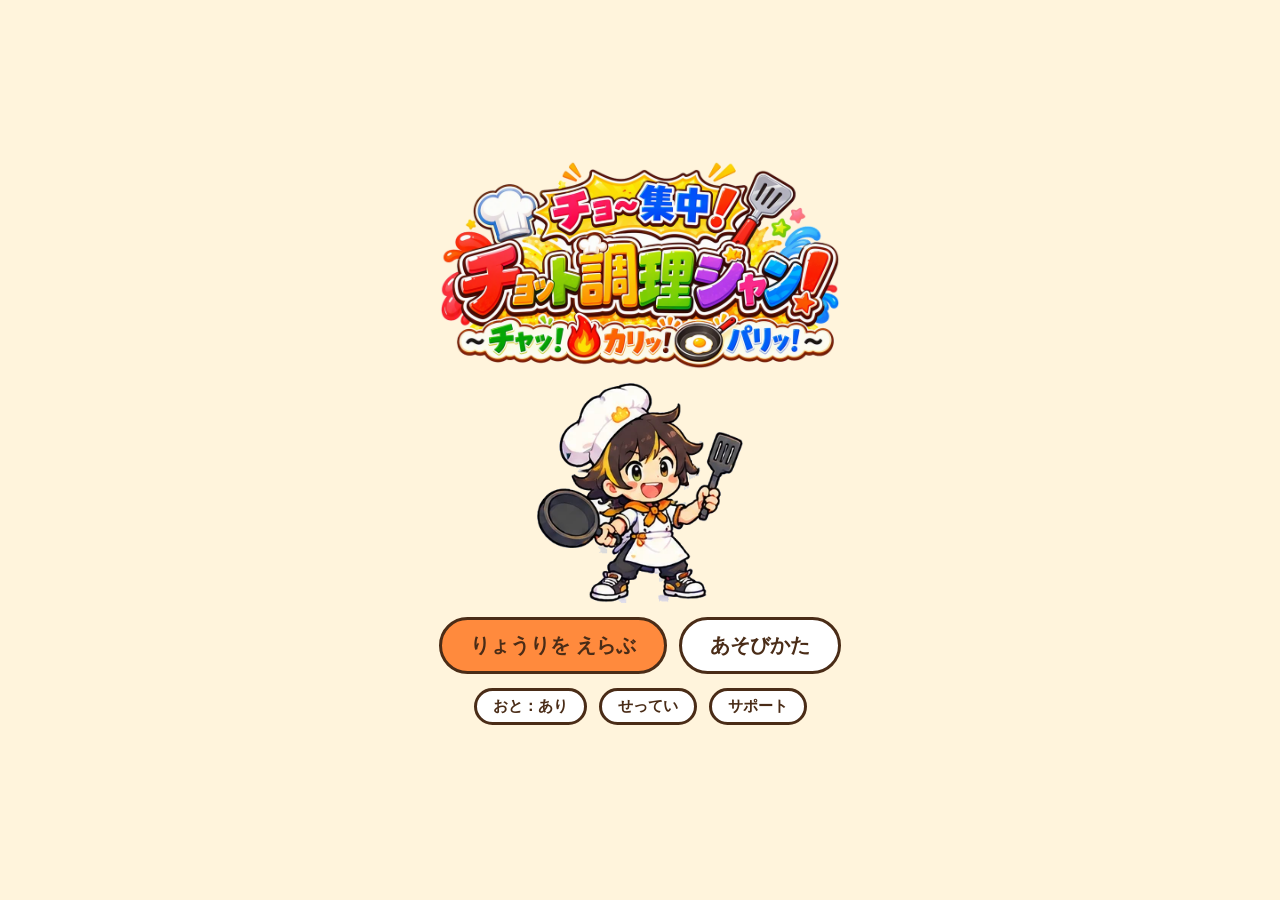
<file: index.html>
<!doctype html>
<html lang="ja">
<head>
  <meta charset="utf-8">
  <meta name="viewport" content="width=device-width, initial-scale=1">
  <meta http-equiv="refresh" content="0; url=src/">
  <title>超すごい調理バトル</title>
</head>
<body>
  <p><a href="src/">超すごい調理バトル をひらく</a></p>
</body>
</html>
</file>
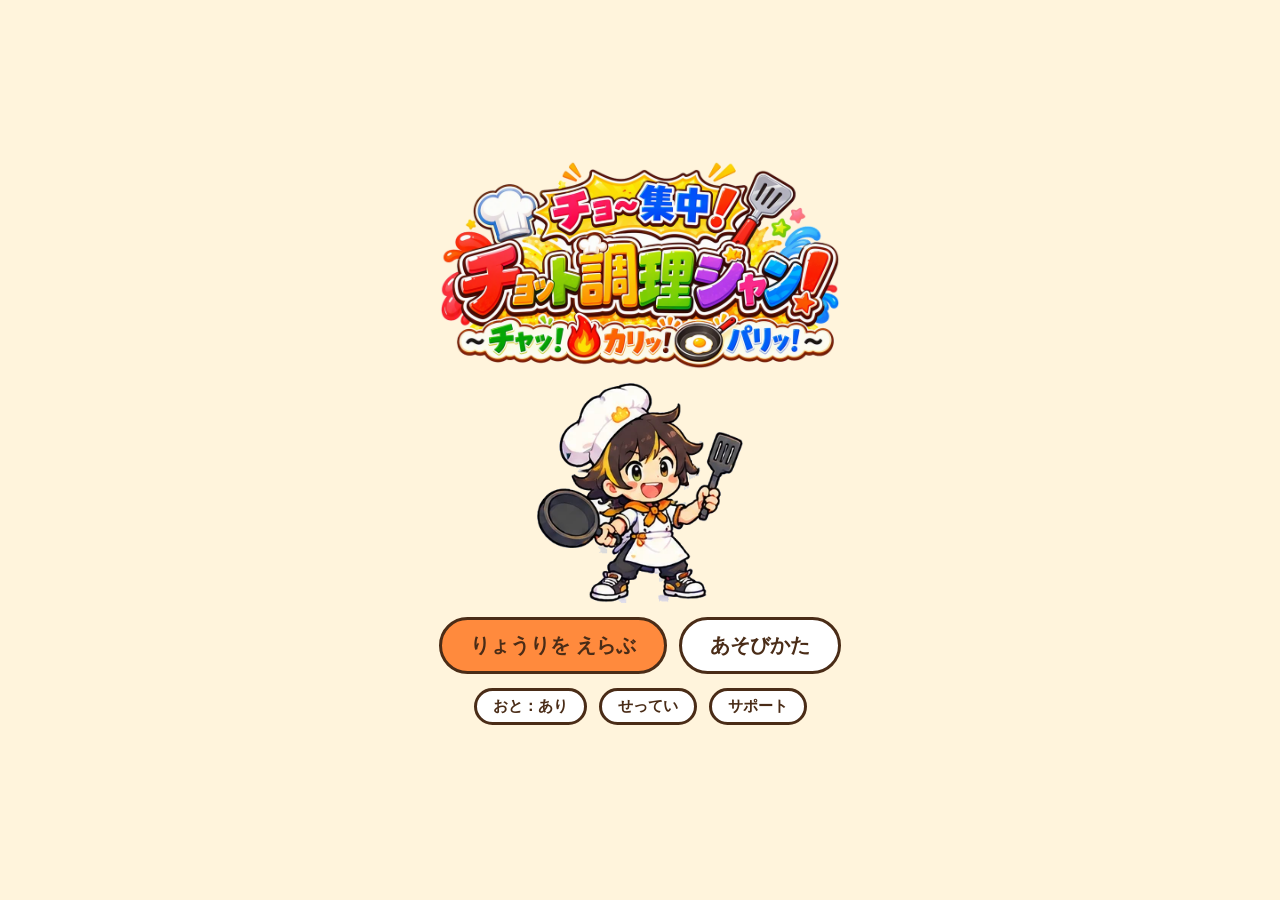
<file: src/index.html>
<!doctype html>
<html lang="ja">
<head>
  <meta charset="utf-8">
  <meta name="viewport" content="width=device-width, initial-scale=1">
  <title>チョ～集中！チョット調理ジャン！～チャッ！🔥カリッ！🍳パリッ！～</title>
  <link rel="stylesheet" href="style.css">
</head>
<body>
  <main class="app">

    <!-- 表紙 -->
    <section id="screen-cover" class="screen" aria-label="表紙">
      <h1 class="title logo-title"><img class="logo" src="../assets/ui/title_logo.png" alt="チョ～集中！チョット調理ジャン！～チャッ！🔥カリッ！🍳パリッ！～"></h1>
      <img class="hero" src="../assets/chars/hero_normal.png" alt="見習い料理人">
      <div class="menu">
        <button id="btn-choose" class="btn btn-main" type="button">りょうりを えらぶ</button>
        <button id="btn-tutorial" class="btn btn-sub" type="button">あそびかた</button>
      </div>
      <div class="menu menu-sub">
        <button id="btn-mute" class="btn btn-small" type="button">おと：あり</button>
        <button id="btn-sound" class="btn btn-small" type="button">せってい</button>
        <a class="btn btn-small" href="../support.html">サポート</a>
      </div>
      <p id="best" class="note"></p>
    </section>

    <!-- 遊ぶ画面 -->
    <section id="screen-play" class="screen" aria-label="プレイ" hidden>
      <canvas id="stage" width="960" height="540"></canvas>
      <div id="tut-bar" class="menu" hidden>
        <button id="tut-prev" class="btn btn-small" type="button">◀ もどる</button>
        <span id="tut-dots" class="tut-dots" aria-hidden="true"></span>
        <button id="tut-next" class="btn btn-main btn-small" type="button">つぎへ ▶</button>
        <button id="tut-skip" class="btn btn-small" type="button">スキップ</button>
      </div>
      <section id="quiz" class="quiz" aria-live="polite" hidden>
        <p class="quiz-head"><span id="quiz-step" class="quiz-step"></span><span id="quiz-left" class="quiz-left"></span></p>
        <p id="quiz-q" class="quiz-q"></p>
        <div id="quiz-feedback" hidden>
          <p id="quiz-verdict" class="verdict"></p>
          <p id="quiz-fail" class="quiz-fail"></p>
          <p id="quiz-power" class="quiz-power" hidden></p>
          <p id="quiz-reason" class="quiz-reason"></p>
        </div>
      </section>
      <div class="menu">
        <button id="btn-mute-play" class="btn btn-small" type="button">おと：あり(M)</button>
        <button id="btn-sound-play" class="btn btn-small" type="button">せってい</button>
        <button id="btn-quit" class="btn btn-small" type="button">やめる(Esc)</button>
      </div>
    </section>

    <!-- 結果画面 -->
    <section id="screen-result" class="screen" aria-label="結果" hidden>
      <h2 id="r-title" class="title"></h2>
      <img id="r-hero" class="hero" src="../assets/chars/hero_win.png" alt="">
      <p id="r-rank" class="rank"></p>
      <dl class="scores">
        <div><dt>とくてん</dt><dd id="r-score"></dd></div>
        <div><dt>パーフェクト</dt><dd id="r-perfect"></dd></div>
        <div><dt>グッド</dt><dd id="r-good"></dd></div>
        <div><dt>ミス</dt><dd id="r-miss"></dd></div>
        <div><dt>さいだいコンボ</dt><dd id="r-combo"></dd></div>
        <div><dt>手順えらび</dt><dd id="r-quiz"></dd></div>
        <div><dt>調理の しっぱい</dt><dd id="r-cook"></dd></div>
        <div><dt>さいこうとくてん</dt><dd id="r-best"></dd></div>
      </dl>
      <p id="r-record" class="record" hidden>しんきろく！</p>
      <section class="review" aria-label="ふりかえり">
        <h3>ふりかえり</h3>
        <ul id="r-review"></ul>
        <h3>ワンポイント</h3>
        <ul id="r-tips"></ul>
      </section>
      <div class="menu">
        <button id="btn-again" class="btn btn-main" type="button">もういちど</button>
        <button id="btn-cover" class="btn btn-sub" type="button">ひょうしへ</button>
      </div>
    </section>

  </main>
  <dialog id="dlg-recipe" class="dialog" aria-labelledby="dlg-recipe-title">
    <p id="dlg-recipe-title" class="dlg-title">りょうりを えらぼう</p>
    <div id="recipe-cards" class="recipe-cards"></div>
    <button id="btn-recipe-close" class="btn btn-sub btn-small" type="button">もどる</button>
  </dialog>
  <dialog id="dlg-sound" class="dialog" aria-labelledby="dlg-sound-title">
    <p id="dlg-sound-title" class="dlg-title">せってい</p>
    <div class="vols">
      <label class="vol"><span>BGM</span><input id="vol-bgm" type="range" min="0" max="100" step="1"><output></output></label>
      <label class="vol"><span>リズム</span><input id="vol-rhythm" type="range" min="0" max="100" step="1"><output></output></label>
      <label class="vol"><span>こうかおん</span><input id="vol-se" type="range" min="0" max="100" step="1"><output></output></label>
      <label class="vol"><span>タイミング</span><input id="set-offset" type="range" min="-200" max="200" step="10"><output></output></label>
    </div>
    <p id="offset-note" class="note" hidden>タイミングは、表紙で かえられるよ。</p>
    <div class="buttons">
      <button id="btn-sound-reset" class="btn btn-sub btn-small" type="button">初期設定にもどす</button>
      <button id="btn-sound-close" class="btn btn-main btn-small" type="button">もどる</button>
    </div>
  </dialog>
  <script type="module" src="main.js"></script>
</body>
</html>
</file>
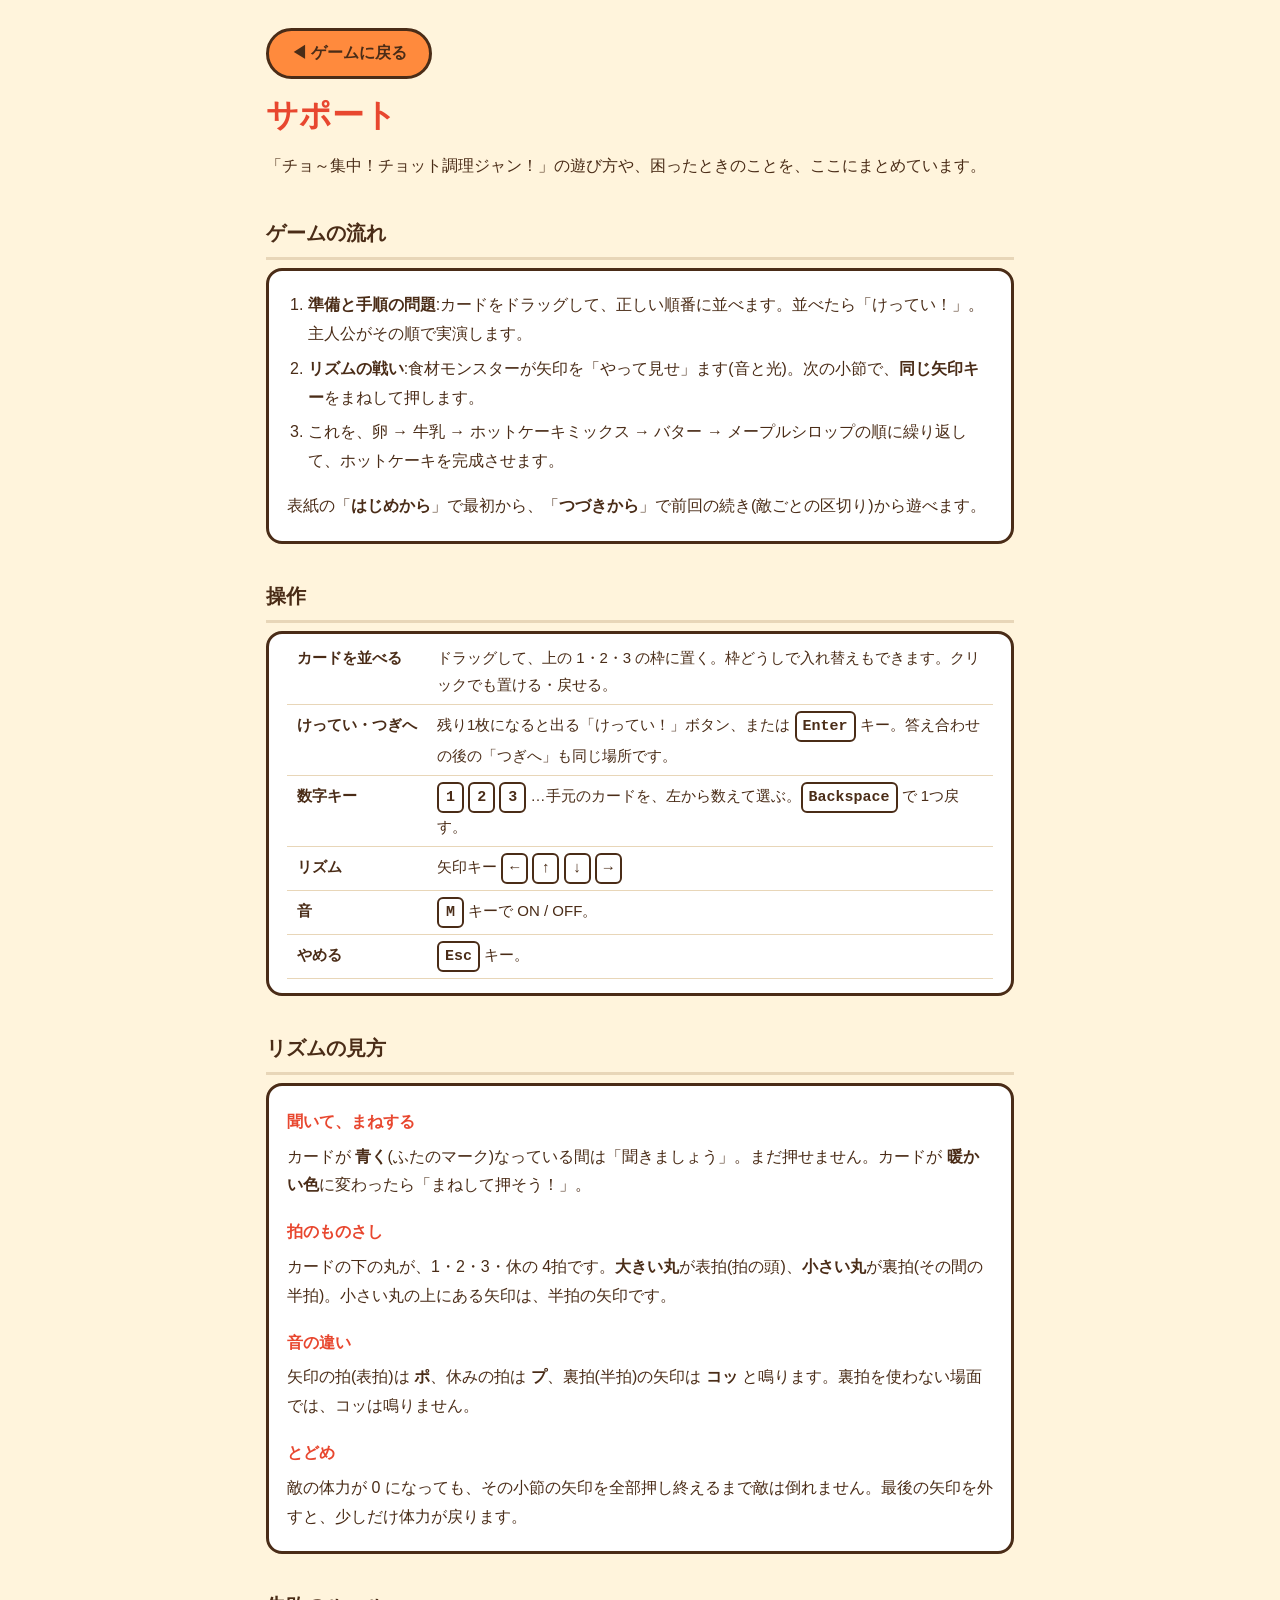
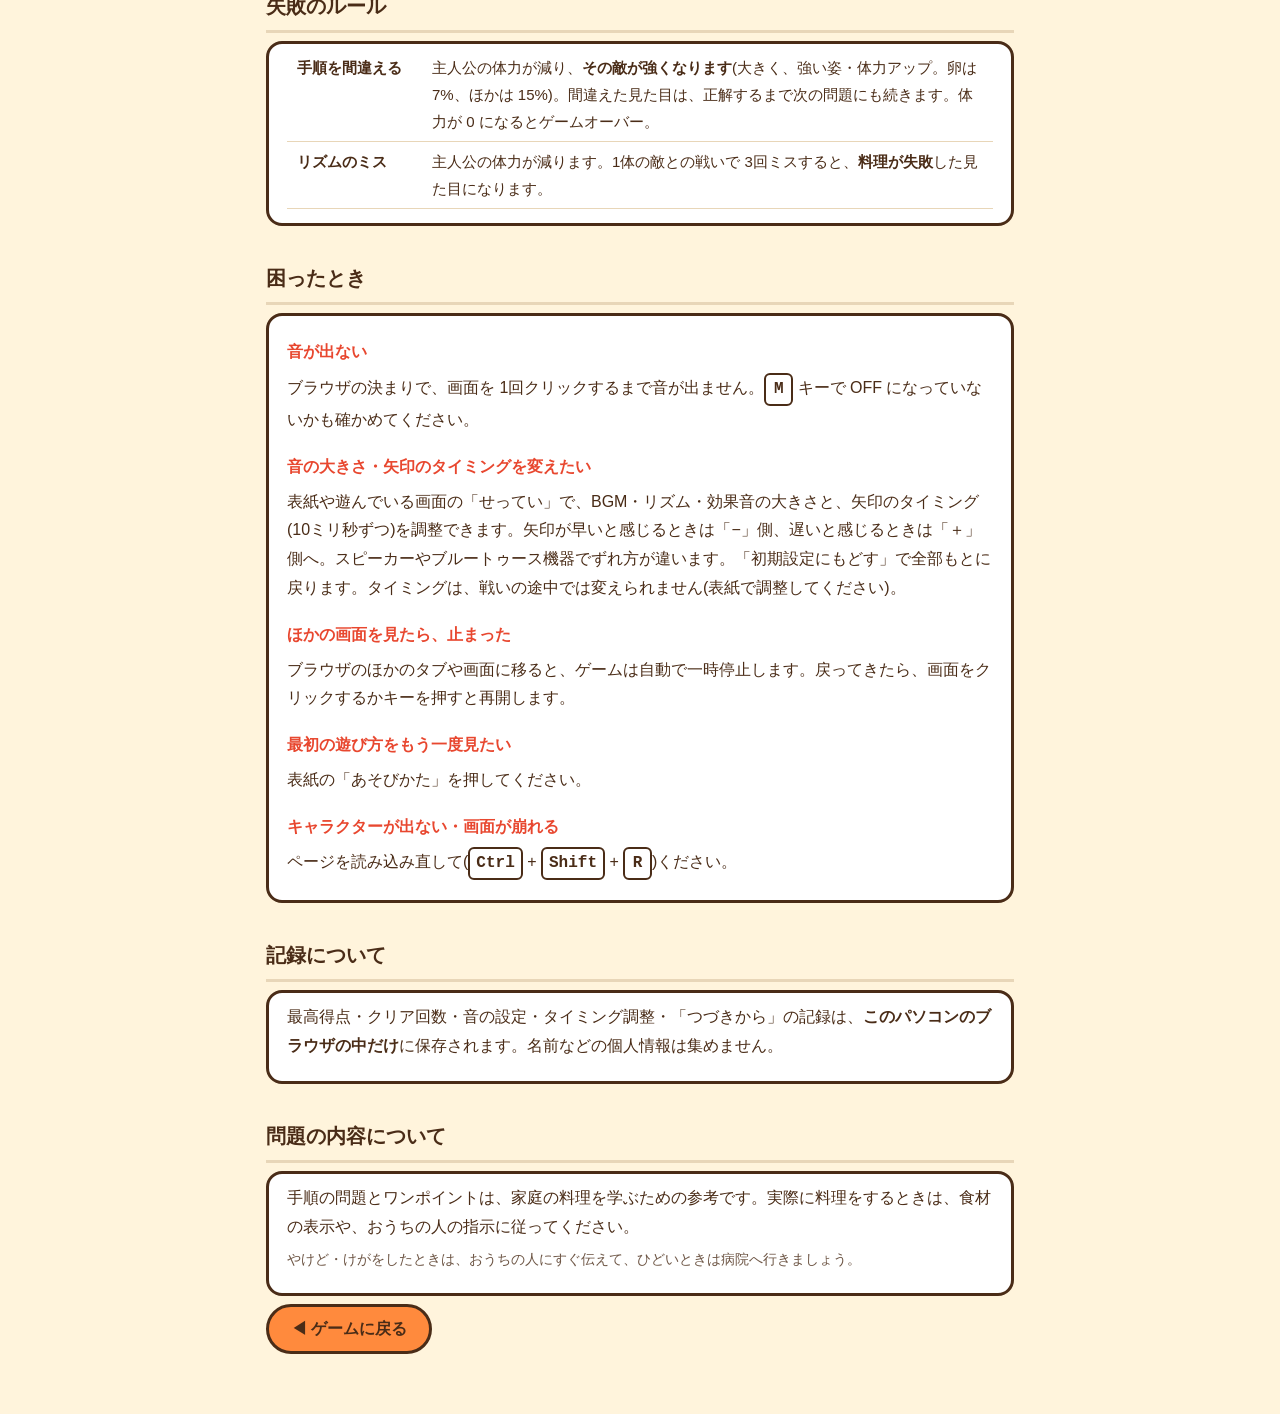
<file: support.html>
<!doctype html>
<html lang="ja">
<head>
  <meta charset="utf-8">
  <meta name="viewport" content="width=device-width, initial-scale=1">
  <title>サポート｜チョ～集中！チョット調理ジャン！</title>
  <style>
    :root { --bg: #fff4dc; --ink: #4a2c17; --card: #ffffff; --line: #e8d6b8; --accent: #e8472f; --main: #ff8a3d; }
    * { box-sizing: border-box; }
    body { margin: 0; background: var(--bg); color: var(--ink); font: 16px/1.8 "Hiragino Maru Gothic ProN", "Yu Gothic UI", "Meiryo", sans-serif; }
    main { max-width: 780px; margin: 0 auto; padding: 20px 16px 60px; }
    h1 { font-size: clamp(24px, 5vw, 32px); margin: 8px 0; color: var(--accent); }
    h2 { margin: 34px 0 8px; padding-bottom: 6px; border-bottom: 3px solid var(--line); font-size: 20px; }
    h3 { margin: 18px 0 4px; font-size: 16px; color: var(--accent); }
    p, li { margin: 6px 0; }
    ul, ol { padding-left: 1.3em; }
    .card { background: var(--card); border: 3px solid var(--ink); border-radius: 16px; padding: 4px 18px 14px; }
    table { width: 100%; border-collapse: collapse; font-size: 15px; }
    th, td { text-align: left; padding: 6px 10px; border-bottom: 1px solid var(--line); vertical-align: top; }
    th { white-space: nowrap; width: 9em; }
    kbd { display: inline-block; min-width: 1.8em; padding: 0 6px; text-align: center; background: #fff; border: 2px solid var(--ink); border-radius: 6px; font-weight: bold; }
    a.back { display: inline-block; margin-top: 8px; padding: 8px 22px; color: var(--ink); background: var(--main); border: 3px solid var(--ink); border-radius: 999px; font-weight: bold; text-decoration: none; }
    .note { font-size: 14px; opacity: 0.8; }
  </style>
</head>
<body>
<main>
  <a class="back" href="src/index.html">◀ ゲームに戻る</a>
  <h1>サポート</h1>
  <p>「チョ～集中！チョット調理ジャン！」の遊び方や、困ったときのことを、ここにまとめています。</p>

  <h2>ゲームの流れ</h2>
  <div class="card">
    <ol>
      <li><b>準備と手順の問題</b>:カードをドラッグして、正しい順番に並べます。並べたら「けってい！」。主人公がその順で実演します。</li>
      <li><b>リズムの戦い</b>:食材モンスターが矢印を「やって見せ」ます(音と光)。次の小節で、<b>同じ矢印キー</b>をまねして押します。</li>
      <li>これを、卵 → 牛乳 → ホットケーキミックス → バター → メープルシロップの順に繰り返して、ホットケーキを完成させます。</li>
    </ol>
    <p>表紙の「<b>はじめから</b>」で最初から、「<b>つづきから</b>」で前回の続き(敵ごとの区切り)から遊べます。</p>
  </div>

  <h2>操作</h2>
  <div class="card">
    <table>
      <tr><th>カードを並べる</th><td>ドラッグして、上の 1・2・3 の枠に置く。枠どうしで入れ替えもできます。クリックでも置ける・戻せる。</td></tr>
      <tr><th>けってい・つぎへ</th><td>残り1枚になると出る「けってい！」ボタン、または <kbd>Enter</kbd> キー。答え合わせの後の「つぎへ」も同じ場所です。</td></tr>
      <tr><th>数字キー</th><td><kbd>1</kbd> <kbd>2</kbd> <kbd>3</kbd> …手元のカードを、左から数えて選ぶ。<kbd>Backspace</kbd> で 1つ戻す。</td></tr>
      <tr><th>リズム</th><td>矢印キー <kbd>←</kbd> <kbd>↑</kbd> <kbd>↓</kbd> <kbd>→</kbd></td></tr>
      <tr><th>音</th><td><kbd>M</kbd> キーで ON / OFF。</td></tr>
      <tr><th>やめる</th><td><kbd>Esc</kbd> キー。</td></tr>
    </table>
  </div>

  <h2>リズムの見方</h2>
  <div class="card">
    <h3>聞いて、まねする</h3>
    <p>カードが <b>青く</b>(ふたのマーク)なっている間は「聞きましょう」。まだ押せません。カードが <b>暖かい色</b>に変わったら「まねして押そう！」。</p>
    <h3>拍のものさし</h3>
    <p>カードの下の丸が、1・2・3・休の 4拍です。<b>大きい丸</b>が表拍(拍の頭)、<b>小さい丸</b>が裏拍(その間の半拍)。小さい丸の上にある矢印は、半拍の矢印です。</p>
    <h3>音の違い</h3>
    <p>矢印の拍(表拍)は <b>ポ</b>、休みの拍は <b>プ</b>、裏拍(半拍)の矢印は <b>コッ</b> と鳴ります。裏拍を使わない場面では、コッは鳴りません。</p>
    <h3>とどめ</h3>
    <p>敵の体力が 0 になっても、その小節の矢印を全部押し終えるまで敵は倒れません。最後の矢印を外すと、少しだけ体力が戻ります。</p>
  </div>

  <h2>失敗のルール</h2>
  <div class="card">
    <table>
      <tr><th>手順を間違える</th><td>主人公の体力が減り、<b>その敵が強くなります</b>(大きく、強い姿・体力アップ。卵は 7%、ほかは 15%)。間違えた見た目は、正解するまで次の問題にも続きます。体力が 0 になるとゲームオーバー。</td></tr>
      <tr><th>リズムのミス</th><td>主人公の体力が減ります。1体の敵との戦いで 3回ミスすると、<b>料理が失敗</b>した見た目になります。</td></tr>
    </table>
  </div>

  <h2>困ったとき</h2>
  <div class="card">
    <h3>音が出ない</h3>
    <p>ブラウザの決まりで、画面を 1回クリックするまで音が出ません。<kbd>M</kbd> キーで OFF になっていないかも確かめてください。</p>
    <h3>音の大きさ・矢印のタイミングを変えたい</h3>
    <p>表紙や遊んでいる画面の「せってい」で、BGM・リズム・効果音の大きさと、矢印のタイミング(10ミリ秒ずつ)を調整できます。矢印が早いと感じるときは「−」側、遅いと感じるときは「＋」側へ。スピーカーやブルートゥース機器でずれ方が違います。「初期設定にもどす」で全部もとに戻ります。タイミングは、戦いの途中では変えられません(表紙で調整してください)。</p>
    <h3>ほかの画面を見たら、止まった</h3>
    <p>ブラウザのほかのタブや画面に移ると、ゲームは自動で一時停止します。戻ってきたら、画面をクリックするかキーを押すと再開します。</p>
    <h3>最初の遊び方をもう一度見たい</h3>
    <p>表紙の「あそびかた」を押してください。</p>
    <h3>キャラクターが出ない・画面が崩れる</h3>
    <p>ページを読み込み直して(<kbd>Ctrl</kbd> + <kbd>Shift</kbd> + <kbd>R</kbd>)ください。</p>
  </div>

  <h2>記録について</h2>
  <div class="card">
    <p>最高得点・クリア回数・音の設定・タイミング調整・「つづきから」の記録は、<b>このパソコンのブラウザの中だけ</b>に保存されます。名前などの個人情報は集めません。</p>
  </div>

  <h2>問題の内容について</h2>
  <div class="card">
    <p>手順の問題とワンポイントは、家庭の料理を学ぶための参考です。実際に料理をするときは、食材の表示や、おうちの人の指示に従ってください。</p>
    <p class="note">やけど・けがをしたときは、おうちの人にすぐ伝えて、ひどいときは病院へ行きましょう。</p>
  </div>

  <a class="back" href="src/index.html">◀ ゲームに戻る</a>
</main>
</body>
</html>
</file>
<file: src/style.css>
:root {
  --bg: #fff4dc;
  --ink: #4a2c17;
  --main: #ff8a3d;
  --sub: #ffffff;
  --accent: #e8472f;
}

* { box-sizing: border-box; }

html, body {
  margin: 0;
  min-height: 100%;
  background: var(--bg);
  color: var(--ink);
  font-family: "Hiragino Maru Gothic ProN", "Yu Gothic UI", "Meiryo", sans-serif;
}

.app {
  max-width: 980px;
  margin: 0 auto;
  padding: 16px;
}

.screen {
  display: flex;
  flex-direction: column;
  align-items: center;
  gap: 14px;
  text-align: center;
}

.screen[hidden] { display: none; }

.title {
  margin: 8px 0 0;
  font-size: clamp(26px, 5vw, 44px);
  line-height: 1.3;
  color: var(--accent);
  text-shadow: 2px 2px 0 #fff;
}

.title .sub {
  font-size: 0.6em;
  color: var(--ink);
}

.hero {
  height: 220px;
  width: auto;
}

.how {
  max-width: 640px;
  margin: 0;
  line-height: 1.8;
}

.menu, .buttons {
  display: flex;
  gap: 12px;
  flex-wrap: wrap;
  justify-content: center;
}

.btn {
  font: inherit;
  font-size: 20px;
  font-weight: bold;
  padding: 12px 28px;
  border: 3px solid var(--ink);
  border-radius: 999px;
  cursor: pointer;
  color: var(--ink);
}

.btn-main { background: var(--main); }
.btn-sub { background: var(--sub); }
.btn:focus-visible { outline: 4px solid #2f7bff; outline-offset: 2px; }
.btn:hover { filter: brightness(1.05); }

.offset {
  display: flex;
  align-items: center;
  gap: 10px;
  flex-wrap: wrap;
  justify-content: center;
  font-weight: bold;
}

.offset output {
  min-width: 5em;
  text-align: center;
}

.btn-small {
  font-size: 15px;
  padding: 6px 16px;
  background: var(--sub);
}

.note {
  margin: 0;
  font-size: 14px;
  opacity: 0.8;
}

#stage {
  /* 下に「えらぶ」画面を出す場所をあけて、ぜんぶが画面に入るようにする */
  width: min(100%, 960px, calc((100vh - 300px) * 16 / 9));
  height: auto;
  aspect-ratio: 16 / 9;
  border: 4px solid var(--ink);
  border-radius: 16px;
  background: #fff;
}

.rank {
  margin: 0;
  font-size: 72px;
  font-weight: bold;
  color: var(--accent);
  text-shadow: 3px 3px 0 #fff;
}

.scores {
  display: grid;
  grid-template-columns: repeat(2, minmax(0, 1fr));
  gap: 8px 24px;
  margin: 0;
  padding: 12px 20px;
  background: #fff;
  border: 3px solid var(--ink);
  border-radius: 16px;
}

.scores div { display: flex; justify-content: space-between; gap: 16px; }
.scores dt { font-weight: bold; }
.scores dd { margin: 0; }

.record {
  margin: 0;
  font-size: 24px;
  font-weight: bold;
  color: var(--accent);
}

.quiz {
  width: min(100%, 960px);
  padding: 14px 18px;
  background: #fff4d8;
  border: 3px solid var(--ink);
  border-radius: 18px;
  text-align: left;
}

.quiz p { margin: 0; }
.quiz-step { font-size: 14px; font-weight: bold; color: var(--accent); }
.quiz-q { font-size: 20px; font-weight: bold; margin: 2px 0 8px; }

.quiz-choices {
  display: grid;
  grid-template-columns: repeat(3, minmax(0, 1fr));
  gap: 10px;
  margin: 0;
  padding: 0;
  list-style: none;
}

.choice {
  display: flex;
  align-items: center;
  gap: 8px;
  width: 100%;
  min-height: 64px;
  padding: 8px 12px;
  font: inherit;
  font-size: 16px;
  font-weight: bold;
  text-align: left;
  color: var(--ink);
  background: #fff;
  border: 3px solid var(--ink);
  border-radius: 14px;
  cursor: pointer;
}

.choice:hover:not(:disabled) { background: #ffe9b8; }
.choice:focus-visible { outline: 4px solid #2f7bff; outline-offset: 2px; }
.choice:disabled { cursor: default; opacity: 0.55; }
.choice.ok { opacity: 1; background: #d8f5d0; }
.choice.ng { opacity: 1; background: #ffd9d4; }

.choice .num {
  flex: none;
  display: grid;
  place-items: center;
  width: 28px;
  height: 28px;
  color: #fff;
  background: var(--ink);
  border-radius: 50%;
}

.verdict { font-size: 22px; font-weight: bold; }
.verdict.ok { color: #2f9e44; }
.verdict.ng { color: var(--accent); }
.quiz-fail { font-weight: bold; }
.quiz-reason { margin: 4px 0 10px !important; line-height: 1.6; }

.review {
  width: min(100%, 640px);
  padding: 8px 18px 12px;
  background: #fff;
  border: 3px solid var(--ink);
  border-radius: 16px;
  text-align: left;
}

.review h3 { margin: 10px 0 4px; font-size: 16px; color: var(--accent); }
.review ul { margin: 0; padding-left: 0; list-style: none; line-height: 1.6; font-size: 14px; }
.review li { margin-bottom: 6px; }
.review li strong { display: block; }
.review li.ng strong { color: var(--accent); }
.review li.ok strong { color: #2f9e44; }

@media (max-width: 700px) {
  .quiz-choices { grid-template-columns: 1fr; }
}

.quiz-guide { margin: 8px 0 !important; font-size: 14px; }
.quiz-answer { margin-top: 4px !important; line-height: 1.6; font-weight: bold; }
.choice .txt { flex: 1; }
.choice .order { flex: none; font-size: 13px; color: var(--accent); }
.choice.picked { background: #fff1c2; opacity: 1; }

.quiz-choices li { position: relative; }
.choice .order { font-size: 12px; }

.quiz-head { display: flex; justify-content: space-between; align-items: center; gap: 12px; flex-wrap: wrap; }
.quiz-left {
  padding: 2px 12px;
  font-size: 14px;
  font-weight: bold;
  color: #fff;
  background: var(--accent);
  border-radius: 999px;
}

.logo-title { margin: 0; line-height: 0; }
.logo { width: min(100%, 400px); height: auto; image-rendering: auto; }

#stage { touch-action: none; }

.tut-dots { letter-spacing: 0.3em; font-weight: bold; }

[hidden] { display: none !important; }

/* 画面の まんなかに、そろえる(表紙・チュートリアル・プレイ・結果) */
html, body { min-height: 100%; }
body { min-height: 100vh; }
.app {
  min-height: 100vh;
  display: flex;
  flex-direction: column;
  justify-content: center;
}

.menu-sub { align-items: flex-start; }
.btn-small, a.btn { text-decoration: none; }
a.btn { display: inline-block; background: var(--sub); }
.settings summary { list-style: none; cursor: pointer; display: inline-block; background: var(--sub); }
.settings summary::-webkit-details-marker { display: none; }
.settings[open] { flex-basis: 100%; text-align: center; }
.settings .offset { margin-top: 10px; }

.dialog {
  width: min(92vw, 420px);
  padding: 18px 22px;
  color: var(--ink);
  background: #fff4d8;
  border: 4px solid var(--ink);
  border-radius: 18px;
  font: inherit;
}
.dialog::backdrop { background: rgba(74, 44, 23, 0.45); }
.dlg-title { margin: 0 0 12px; font-size: 20px; font-weight: bold; color: var(--accent); }
.vols { display: grid; gap: 14px; margin-bottom: 16px; }
.vol { display: grid; grid-template-columns: 6em 1fr 2.4em; align-items: center; gap: 10px; font-weight: bold; }
.vol input[type="range"] { width: 100%; accent-color: var(--accent); }
.vol output { text-align: right; font-variant-numeric: tabular-nums; }

.quiz-power { margin: 4px 0 !important; padding: 4px 12px; font-size: 18px; font-weight: bold; color: #fff; background: var(--accent); border-radius: 12px; display: inline-block; }

.vol { grid-template-columns: 6.4em 1fr 4.6em; }
.dialog { width: min(92vw, 460px); }
.dialog .note { margin: 0 0 14px; }
.dialog .buttons { justify-content: space-between; }
.vol input:disabled { opacity: 0.45; }

.review ul > li { margin-bottom: 14px; padding-bottom: 10px; border-bottom: 2px dashed #e8d6b8; }
.review ul > li:last-child { border-bottom: 0; }
.review li strong { font-size: 16px; }
.review p { margin: 4px 0; }
.review .rv-q { font-weight: bold; }
.review .rv-fail { color: var(--accent); }
.review .rv-label { margin-top: 8px; font-size: 13px; font-weight: bold; opacity: 0.7; }
.review .rv-steps { margin: 2px 0 6px; padding-left: 1.6em; line-height: 1.7; font-size: 14px; list-style: decimal; }
.review .rv-steps li { margin: 0; }
.review .rv-reason { padding: 6px 10px; line-height: 1.7; background: #fff4d8; border-radius: 10px; font-size: 14px; }

#dlg-recipe { width: min(94vw, 520px); }
.recipe-cards { display: grid; gap: 12px; margin-bottom: 14px; }
.recipe-card { padding: 12px 14px; background: #fff; border: 3px solid var(--ink); border-radius: 14px; text-align: left; }
.recipe-card h3 { margin: 0 0 2px; font-size: 20px; color: var(--accent); }
.recipe-foes { margin: 2px 0; font-size: 14px; }
.recipe-card .note { margin: 2px 0 8px; }
.recipe-card .buttons { justify-content: flex-start; }
</file>
